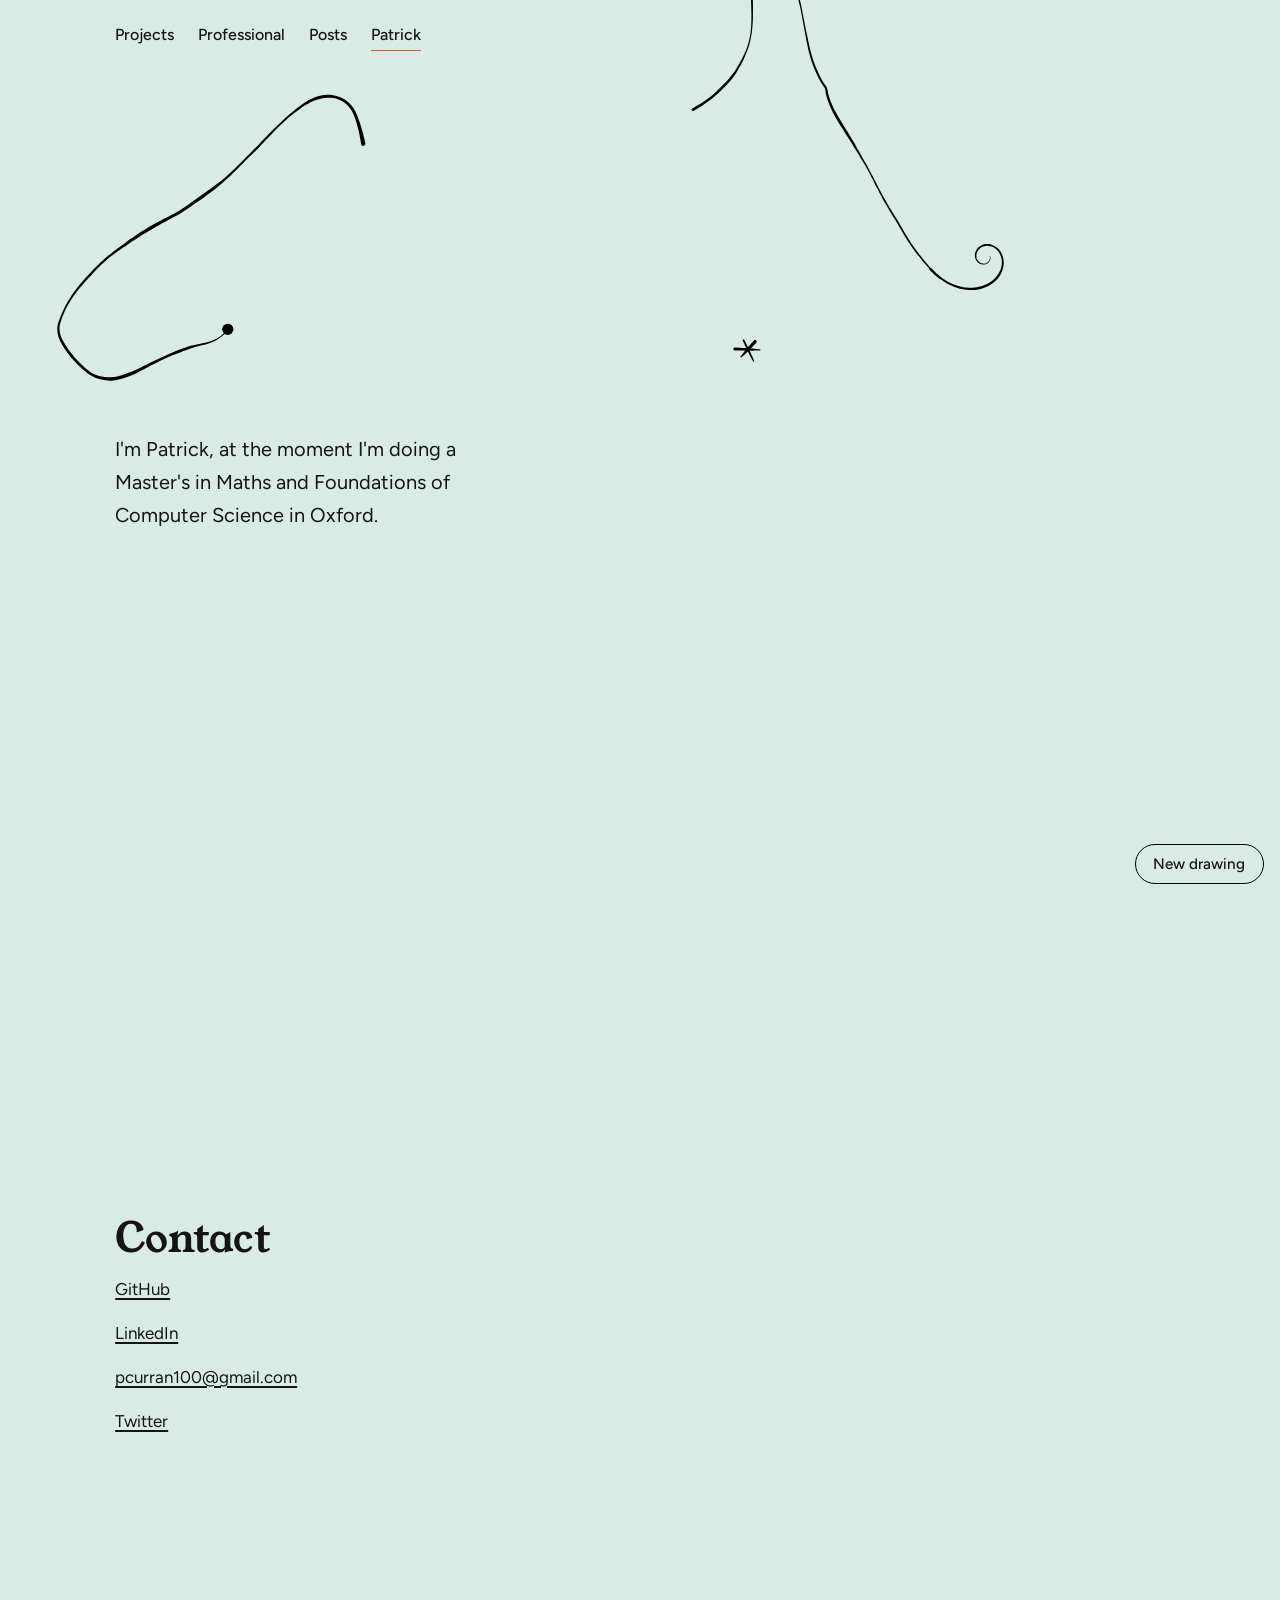
<file: index.html>
<!doctype html>
<html lang="en">
<head>
<meta charset="utf-8">
<meta name="viewport" content="width=device-width, initial-scale=1, viewport-fit=cover">
<title>Patrick</title>
<link rel="preconnect" href="https://fonts.googleapis.com">
<link rel="preconnect" href="https://fonts.gstatic.com" crossorigin>
<link href="https://fonts.googleapis.com/css2?family=Young+Serif&family=Figtree:wght@400;500&display=swap" rel="stylesheet">
<link rel="icon" type="image/png" href="favicon.png">
<link rel="apple-touch-icon" href="apple-touch-icon.png">
<link rel="stylesheet" href="style.css">
</head>
<body>

<header class="site-header">
  <nav aria-label="Main">
    <a href="projects.html">Projects</a>
    <a href="professional.html">Professional</a>
    <a href="posts.html">Posts</a>
    <a href="index.html" aria-current="page">Patrick</a>
  </nav>
</header>

<main>
  <section>
    <p class="lede">I'm Patrick, at the moment I'm doing a Master's in Maths and Foundations of Computer Science in Oxford.</p>
  </section>
  <section>
    <h2>Contact</h2>
    <p><a href="https://github.com/pcurran100">GitHub</a></p>
    <p><a href="https://www.linkedin.com/in/curranp1/">LinkedIn</a></p>
    <p><a href="mailto:pcurran100@gmail.com">pcurran100@gmail.com</a></p>
    <p><a href="https://x.com/pcurran100">Twitter</a></p>
  </section>
</main>

<button id="regen" type="button">New drawing</button>

<script src="spindle.js" defer></script>
</body>
</html>
</file>
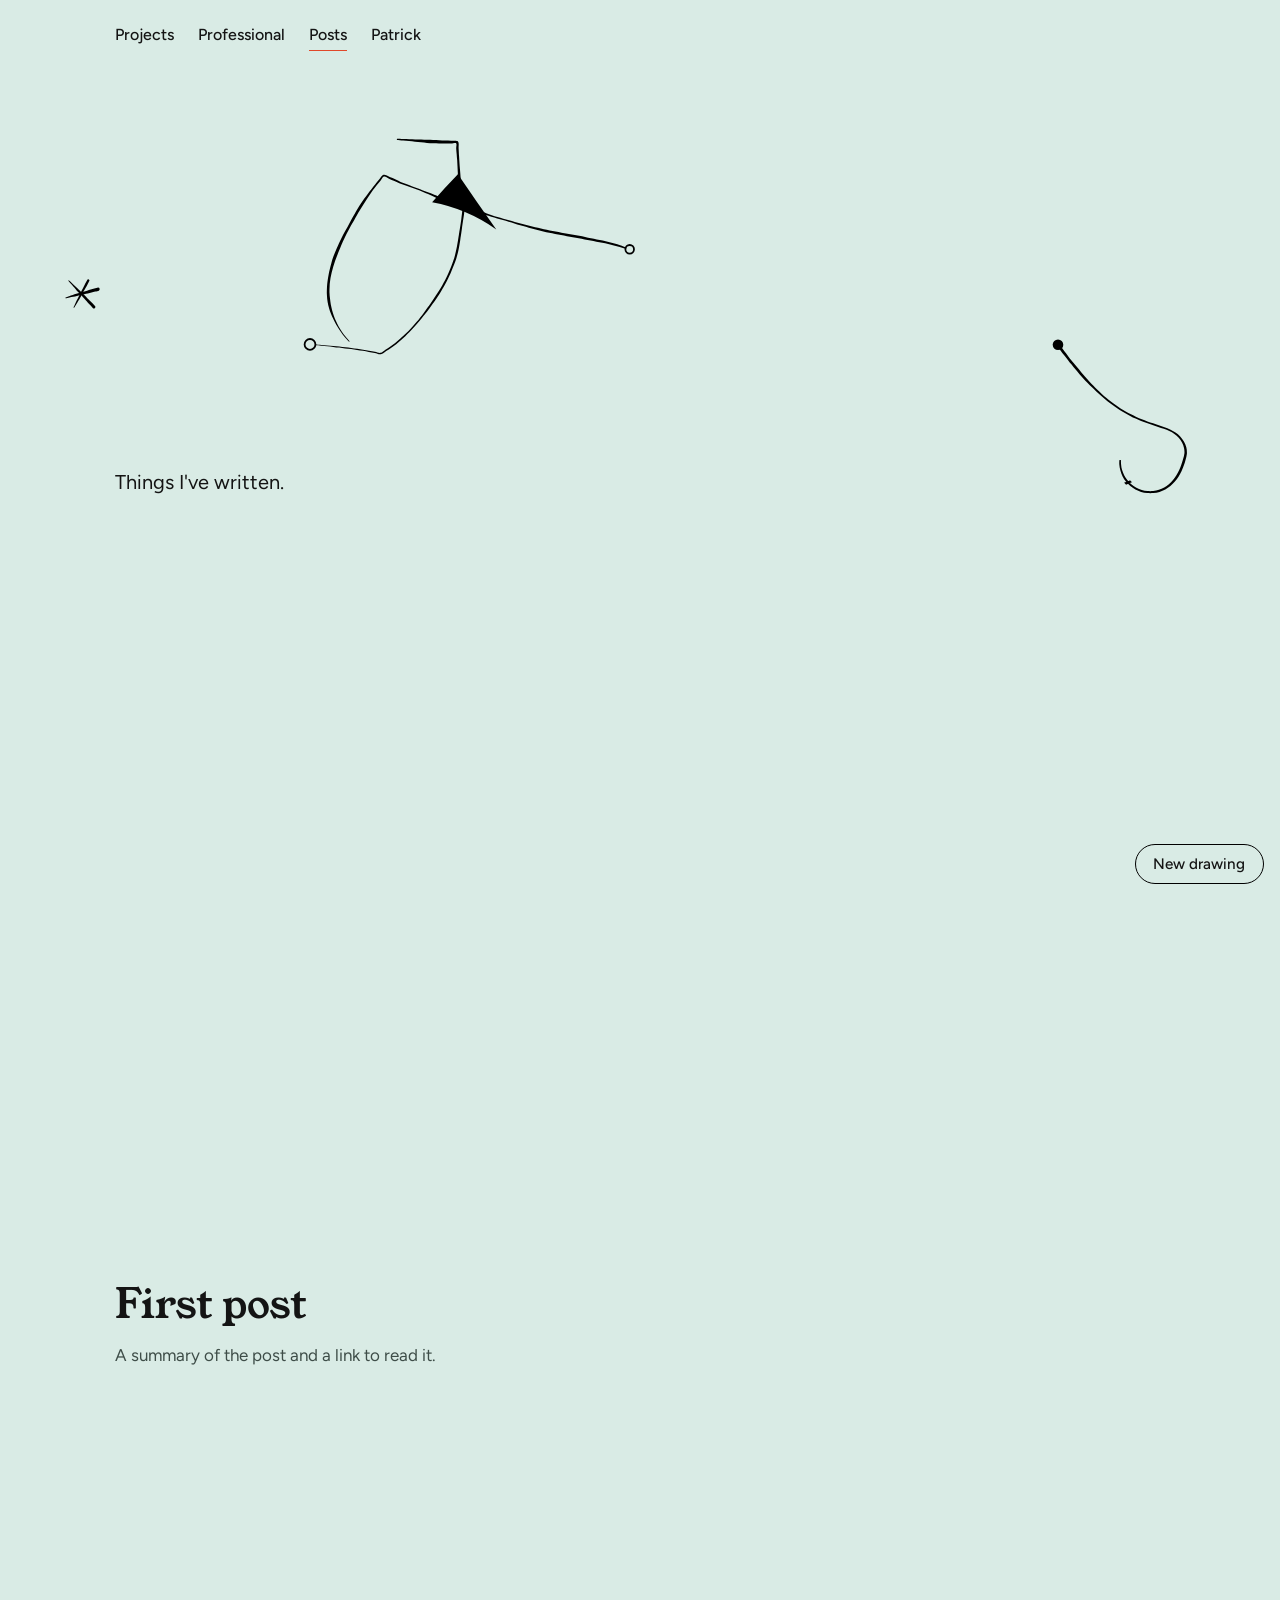
<file: posts.html>
<!doctype html>
<html lang="en">
<head>
<meta charset="utf-8">
<meta name="viewport" content="width=device-width, initial-scale=1, viewport-fit=cover">
<title>Posts · Patrick</title>
<link rel="preconnect" href="https://fonts.googleapis.com">
<link rel="preconnect" href="https://fonts.gstatic.com" crossorigin>
<link href="https://fonts.googleapis.com/css2?family=Young+Serif&family=Figtree:wght@400;500&display=swap" rel="stylesheet">
<link rel="icon" type="image/png" href="favicon.png">
<link rel="apple-touch-icon" href="apple-touch-icon.png">
<link rel="stylesheet" href="style.css">
</head>
<body>

<header class="site-header">
  <nav aria-label="Main">
    <a href="projects.html">Projects</a>
    <a href="professional.html">Professional</a>
    <a href="posts.html" aria-current="page">Posts</a>
    <a href="index.html">Patrick</a>
  </nav>
</header>

<main>
  <section>
    <p class="lede">Things I've written.</p>
  </section>
  <section>
    <h2>First post</h2>
    <p>A summary of the post and a link to read it.</p>
  </section>
</main>

<button id="regen" type="button">New drawing</button>

<script src="spindle.js" defer></script>
</body>
</html>
</file>
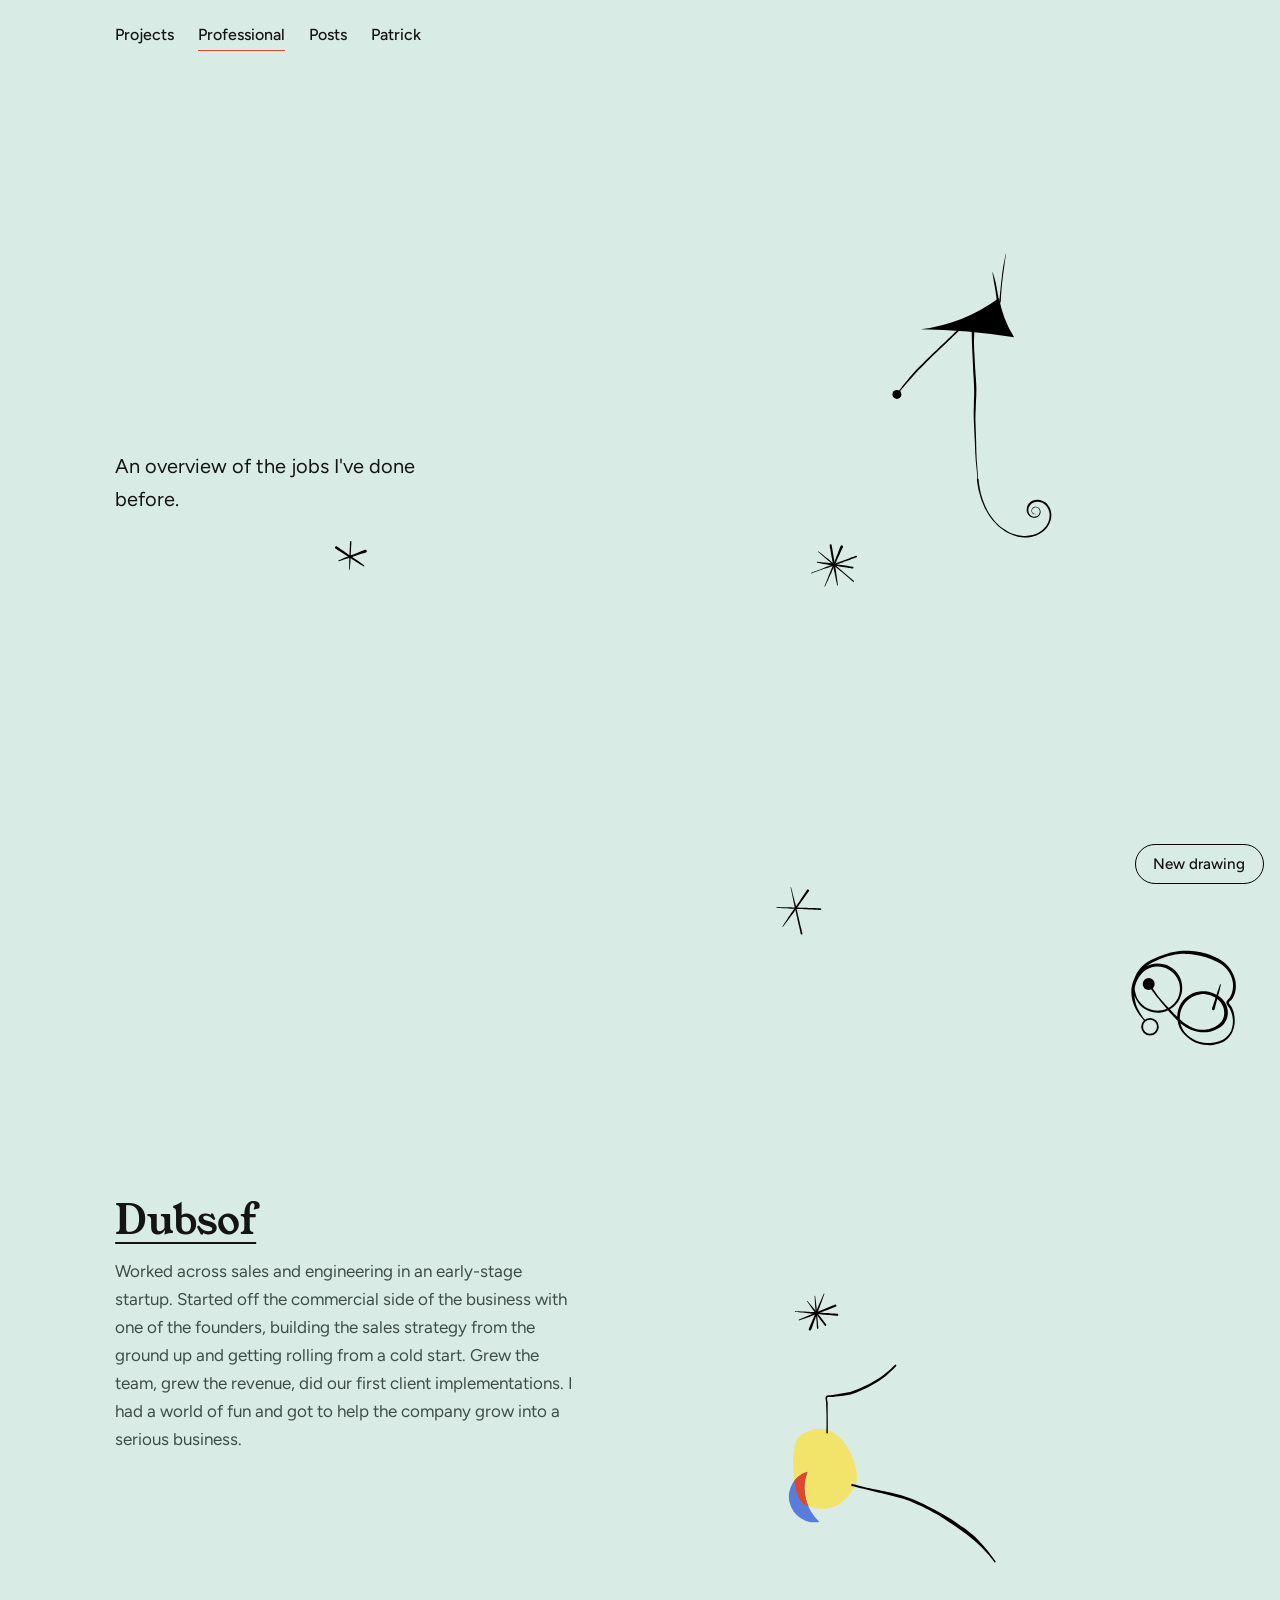
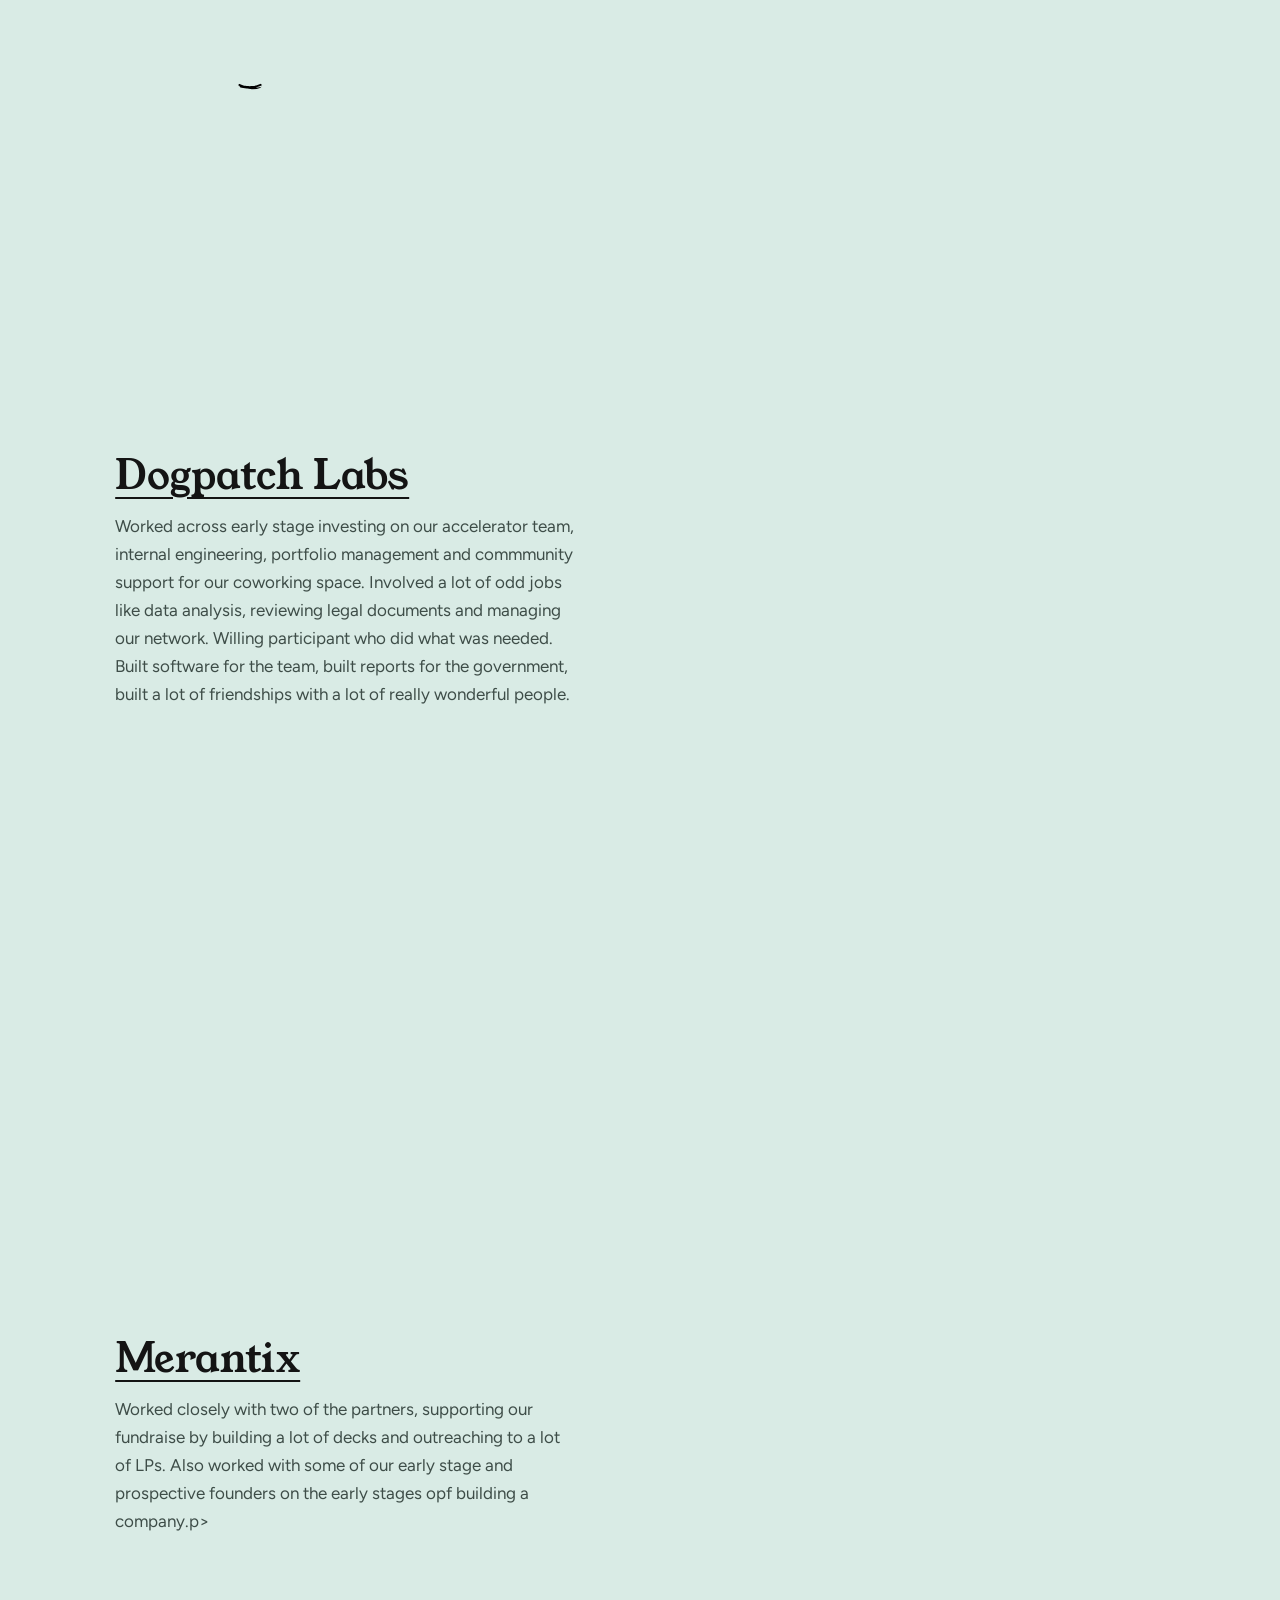
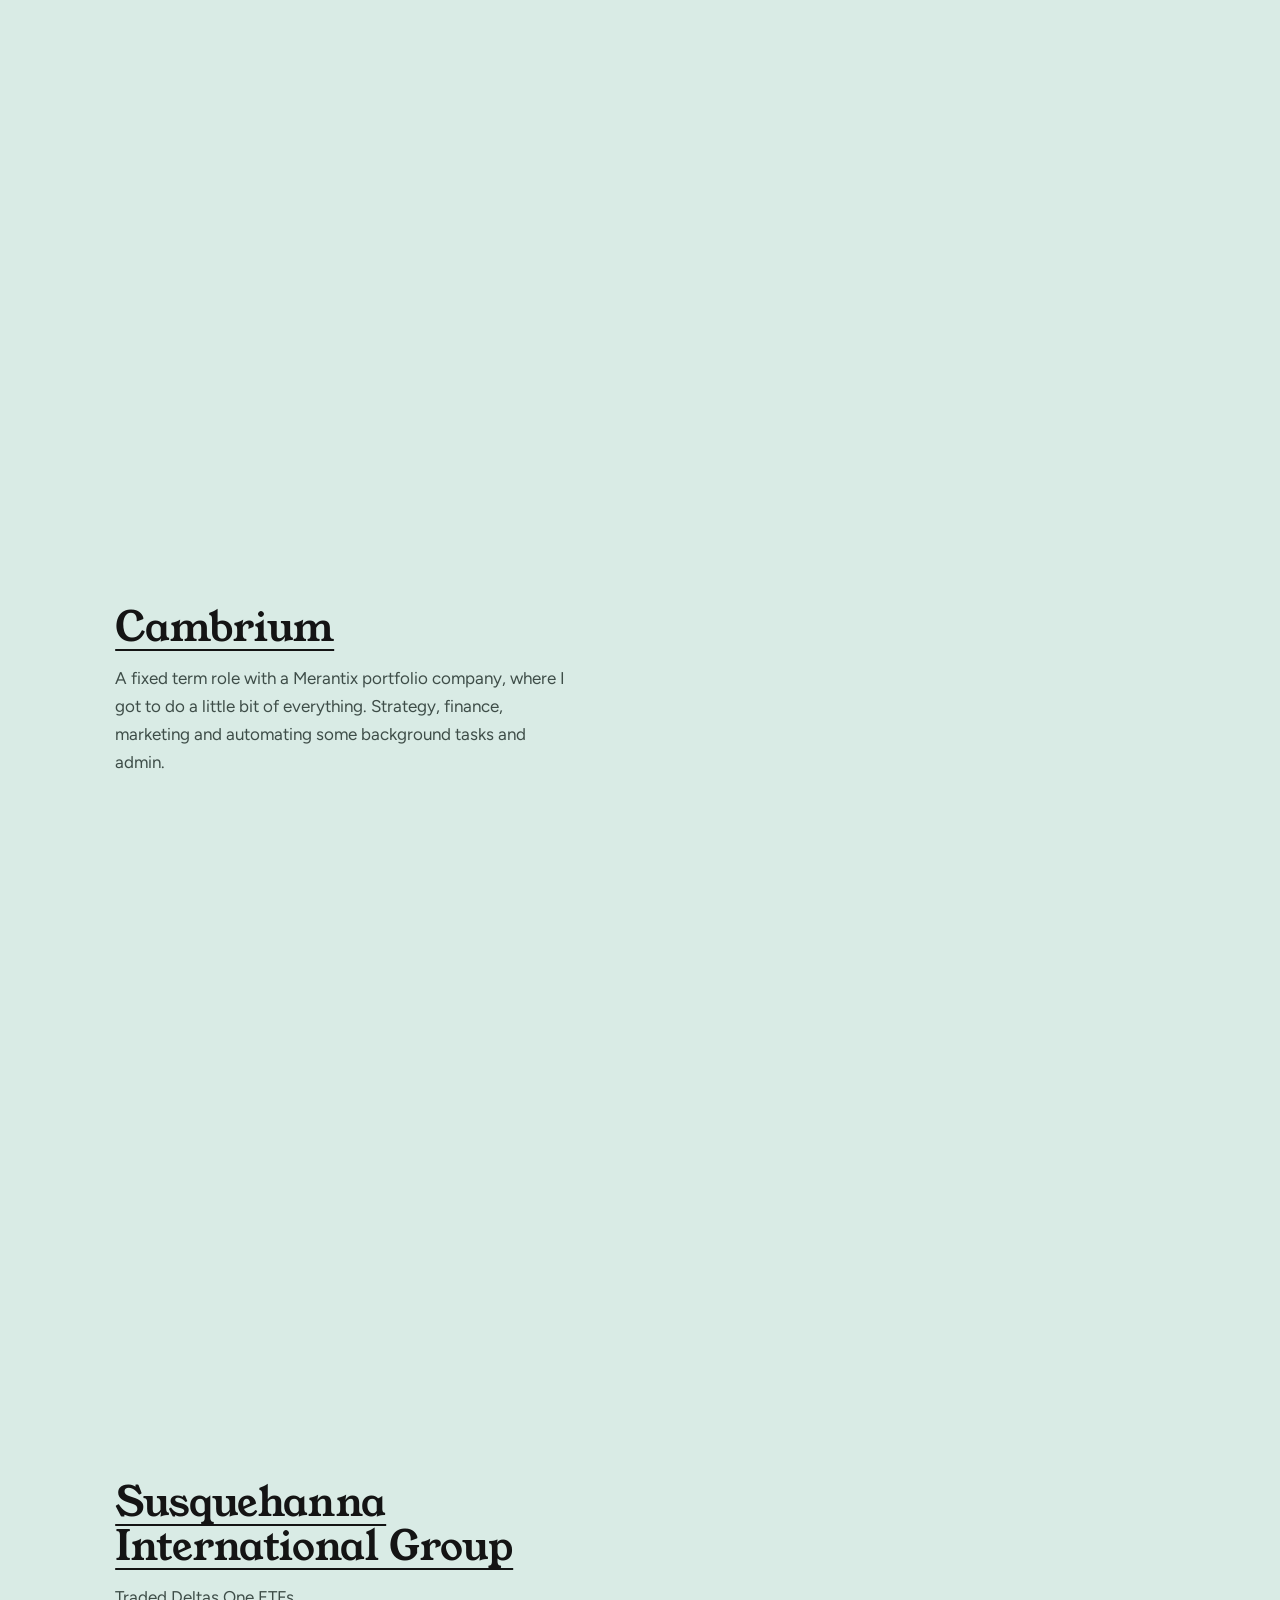
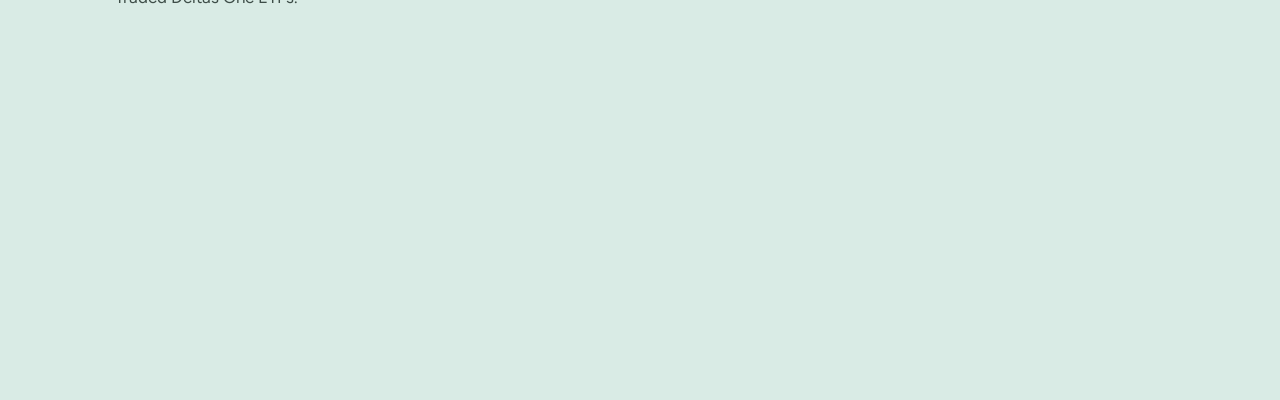
<file: professional.html>
<!doctype html>
<html lang="en">
<head>
<meta charset="utf-8">
<meta name="viewport" content="width=device-width, initial-scale=1, viewport-fit=cover">
<title>Professional · Patrick</title>
<link rel="preconnect" href="https://fonts.googleapis.com">
<link rel="preconnect" href="https://fonts.gstatic.com" crossorigin>
<link href="https://fonts.googleapis.com/css2?family=Young+Serif&family=Figtree:wght@400;500&display=swap" rel="stylesheet">
<link rel="icon" type="image/png" href="favicon.png">
<link rel="apple-touch-icon" href="apple-touch-icon.png">
<link rel="stylesheet" href="style.css">
</head>
<body>

<header class="site-header">
  <nav aria-label="Main">
    <a href="projects.html">Projects</a>
    <a href="professional.html" aria-current="page">Professional</a>
    <a href="posts.html">Posts</a>
    <a href="index.html">Patrick</a>
  </nav>
</header>

<main>
  <section>
    <p class="lede">An overview of the jobs I've done before.</p>
  </section>
  <section>
    <h2><a href="https://dubsof.com/">Dubsof</a></h2>
    <p>Worked across sales and engineering in an early-stage startup. Started off the commercial side of the business with one of the founders, building the sales strategy from the ground up and getting rolling from a cold start. Grew the team, grew the revenue, did our first client implementations. I had a world of fun and got to help the company grow into a serious business.</p>
  </section>
  <section>
    <h2><a href="https://dogpatchlabs.com/">Dogpatch Labs</a></h2>
    <p>Worked across early stage investing on our accelerator team, internal engineering, portfolio management and commmunity support for our coworking space. Involved a lot of odd jobs like data analysis, reviewing legal documents and managing our network. Willing participant who did what was needed. Built software for the team, built reports for the government, built a lot of friendships with a lot of really wonderful people.</p>
  </section>
  <section>
    <h2><a href="https://www.merantix.com/">Merantix</a></h2>
    <p>Worked closely with two of the partners, supporting our fundraise by building a lot of decks and outreaching to a lot of LPs. Also worked with some of our early stage and prospective founders on the early stages opf building a company.p>
  </section>
  <section>
    <h2><a href="https://www.cambrium.bio/">Cambrium</a></h2>
    <p>A fixed term role with a Merantix portfolio company, where I got to do a little bit of everything. Strategy, finance, marketing and automating some background tasks and admin.</p>
  </section>
  <section>
    <h2><a href="https://sig.com/">Susquehanna International Group</a></h2>
    <p>Traded Deltas One ETFs.</p>
  </section>
</main>

<button id="regen" type="button">New drawing</button>

<script src="spindle.js" defer></script>
</body>
</html>
</file>
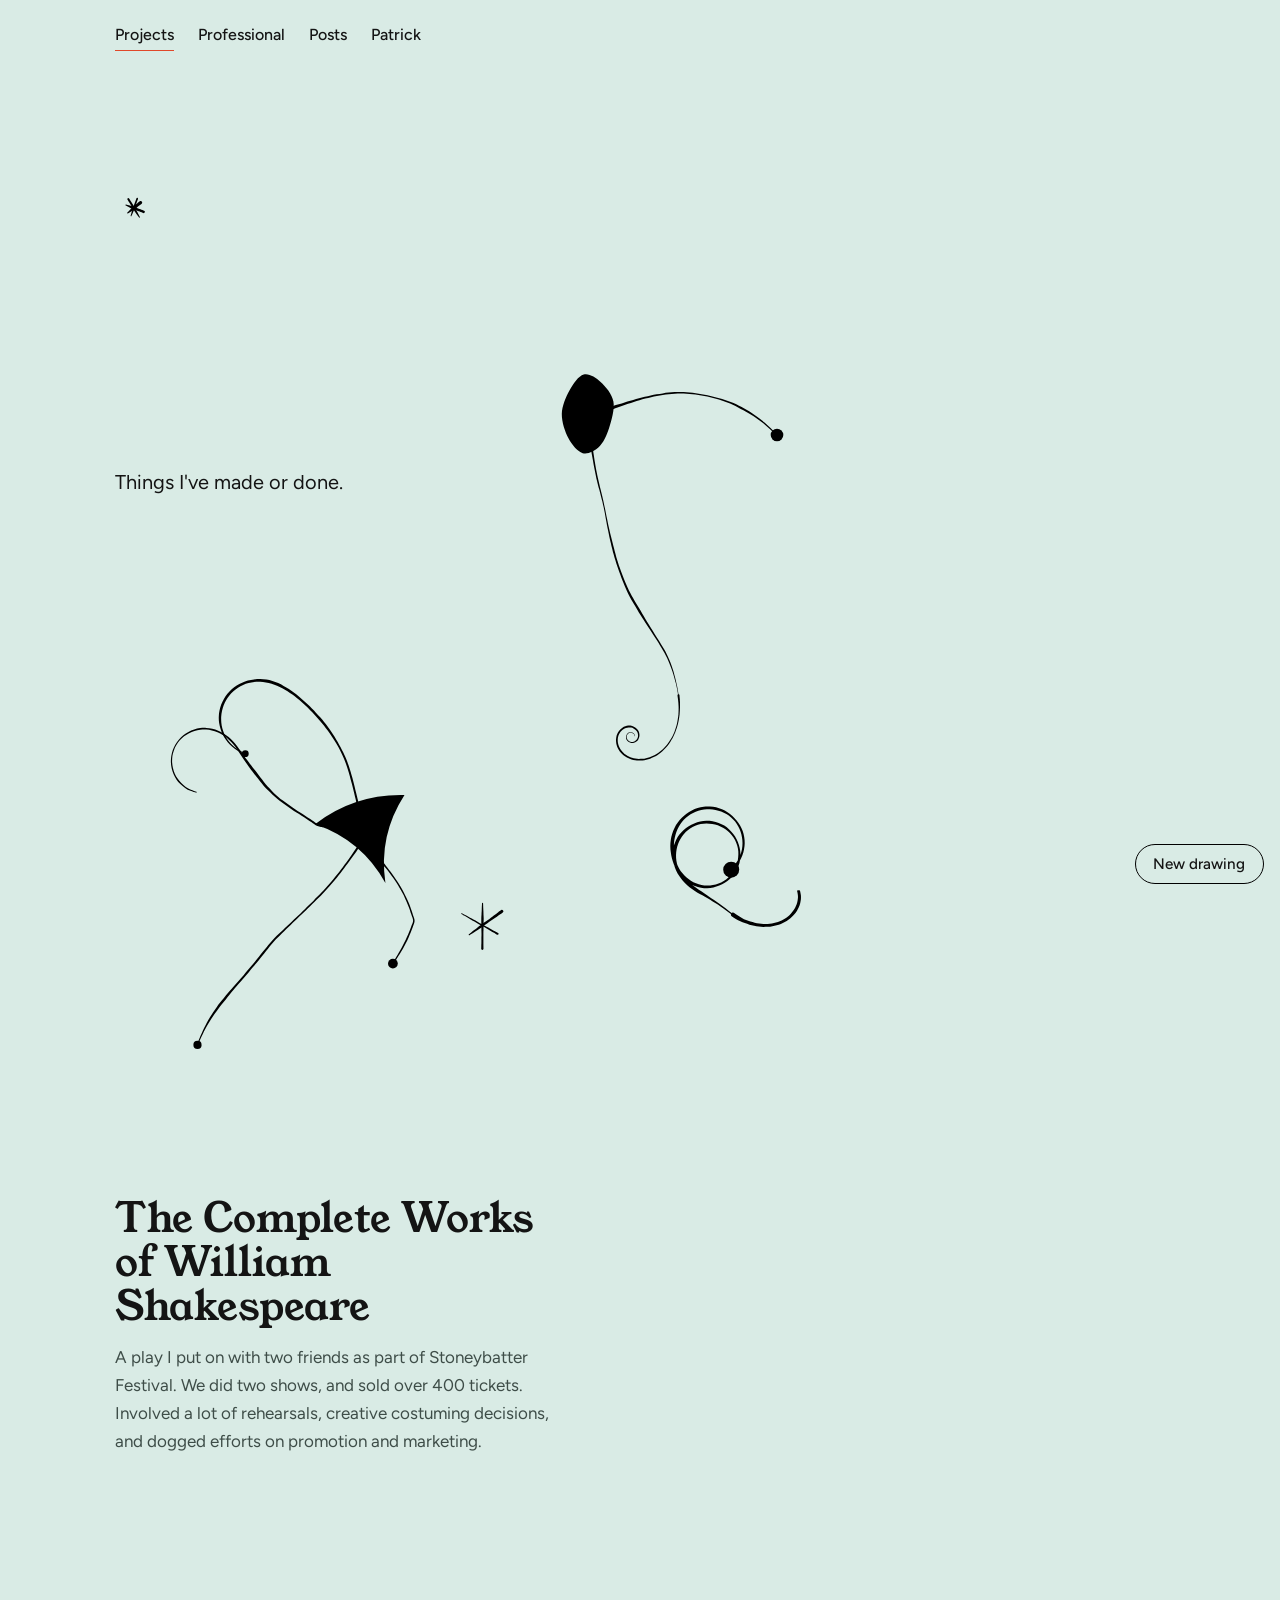
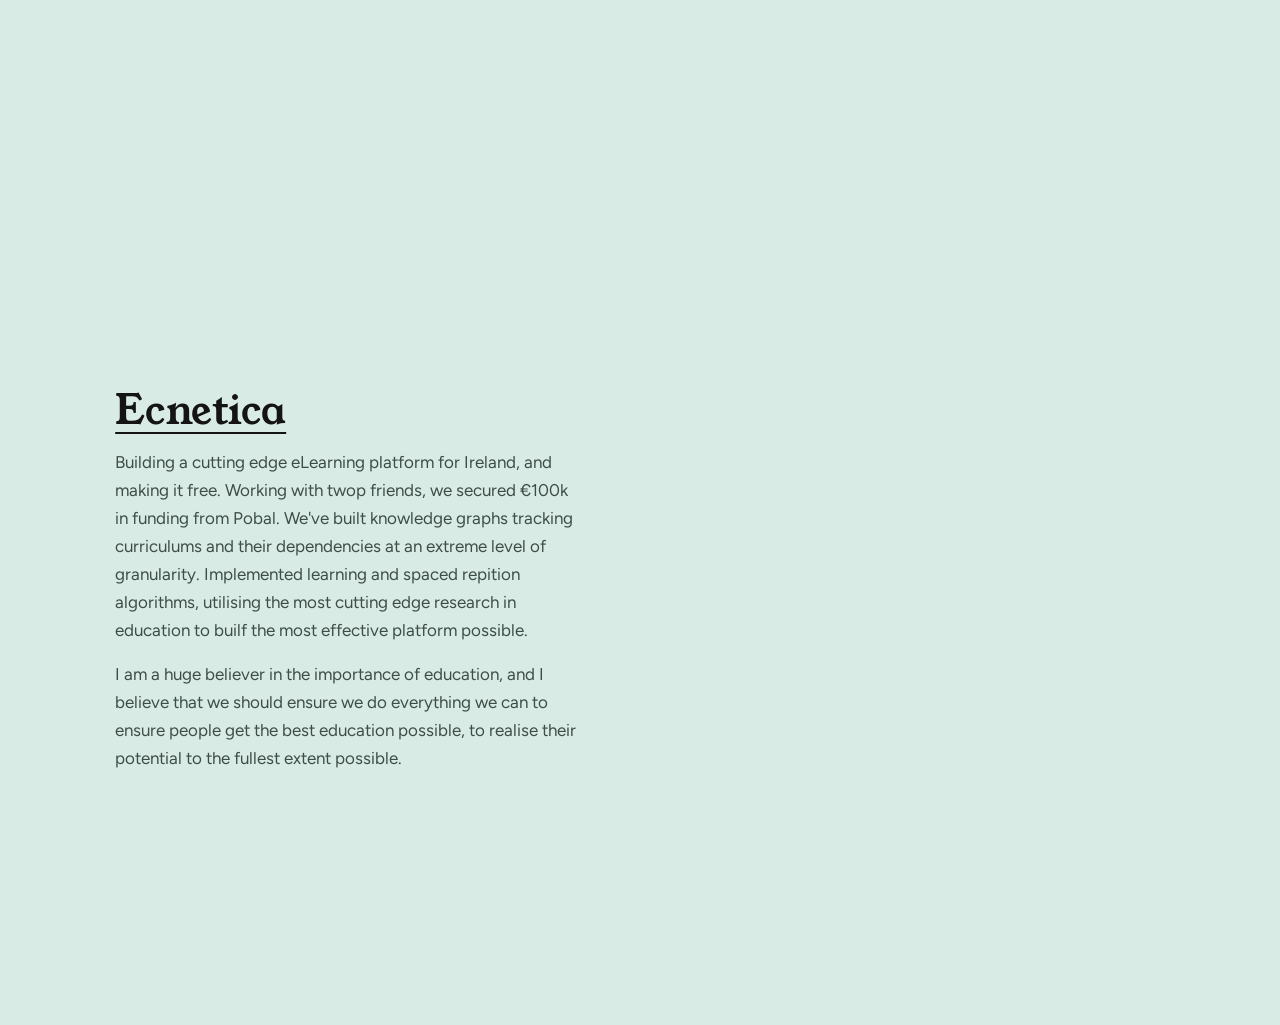
<file: projects.html>
<!doctype html>
<html lang="en">
<head>
<meta charset="utf-8">
<meta name="viewport" content="width=device-width, initial-scale=1, viewport-fit=cover">
<title>Projects · Patrick</title>
<link rel="preconnect" href="https://fonts.googleapis.com">
<link rel="preconnect" href="https://fonts.gstatic.com" crossorigin>
<link href="https://fonts.googleapis.com/css2?family=Young+Serif&family=Figtree:wght@400;500&display=swap" rel="stylesheet">
<link rel="icon" type="image/png" href="favicon.png">
<link rel="apple-touch-icon" href="apple-touch-icon.png">
<link rel="stylesheet" href="style.css">
</head>
<body>

<header class="site-header">
  <nav aria-label="Main">
    <a href="projects.html" aria-current="page">Projects</a>
    <a href="professional.html">Professional</a>
    <a href="posts.html">Posts</a>
    <a href="index.html">Patrick</a>
  </nav>
</header>

<main>
  <section>
    <p class="lede">Things I've made or done.</p>
  </section>
  <section>
    <h2>The Complete Works of William Shakespeare</h2>
    <p>A play I put on with two friends as part of Stoneybatter Festival. We did two shows, and sold over 400 tickets. Involved a lot of rehearsals, creative costuming decisions, and dogged efforts on promotion and marketing.</p>
  </section>
  <section>
    <h2><a href="https://ecnetica.com/">Ecnetica</a></h2>
    <p>Building a cutting edge eLearning platform for Ireland, and making it free. Working with twop friends, we secured €100k in funding from Pobal. We've built knowledge graphs tracking curriculums and their dependencies at an extreme level of granularity. Implemented learning and spaced repition algorithms, utilising the most cutting edge research in education to builf the most effective platform possible.</p>
    <p>I am a huge believer in the importance of education, and I believe that we should ensure we do everything we can to ensure people get the best education possible, to realise their potential to the fullest extent possible.</p>
  </section>
</main>

<button id="regen" type="button">New drawing</button>

<script src="spindle.js" defer></script>
</body>
</html>
</file>
<file: style.css>
:root{
  --paper:#d9ebe5; --ink:#000000; --text:#141414; --muted:#3e4d48;
  --red:#e0482a; --blue:#5a7ddb; --yellow:#f2e36b; --green:#6cae88;
  color-scheme:light;
  box-sizing:border-box;
  padding-top:env(safe-area-inset-top,0px);
  padding-bottom:env(safe-area-inset-bottom,0px);
}
@media (prefers-color-scheme:dark){
  :root:not([data-theme="light"]){
    --paper:#16211e; --ink:#eef0e6; --text:#eef0e6; --muted:#a9b8b2;
    --red:#ee5a3b; --blue:#7f9cec; --yellow:#eadb63; --green:#7fc29c;
    color-scheme:dark;
  }
}
:root[data-theme="dark"]{
  --paper:#16211e; --ink:#eef0e6; --text:#eef0e6; --muted:#a9b8b2;
  --red:#ee5a3b; --blue:#7f9cec; --yellow:#eadb63; --green:#7fc29c;
  color-scheme:dark;
}
html{scroll-padding-top:env(safe-area-inset-top,0px)}
*,*::before,*::after{box-sizing:inherit}
body{margin:0;background:var(--paper);color:var(--text);font:400 1.0625rem/1.65 Figtree,system-ui,-apple-system,"Segoe UI",sans-serif;position:relative;overflow-x:hidden}


main{position:relative;z-index:1;max-width:29rem;margin-left:clamp(1.25rem,9vw,8rem);margin-right:1.25rem}
section{min-height:clamp(520px,95vh,860px);min-height:clamp(520px,95svh,860px);display:flex;flex-direction:column;justify-content:center;padding:4rem 0}
h1,h2{font-family:"Young Serif",Georgia,"Times New Roman",serif;font-weight:400;color:var(--text);margin:0}
h1{font-size:clamp(3.5rem,13vw,7.5rem);line-height:.9;letter-spacing:-.02em}
h2{font-size:clamp(1.75rem,4.5vw,2.5rem);line-height:1.1;margin-bottom:.9rem}
p{margin:0 0 1rem;color:var(--muted)}
.lede{font-size:1.25rem;color:var(--text);margin-top:1.5rem;max-width:22rem}

#regen{position:fixed;right:1rem;bottom:calc(1rem + env(safe-area-inset-bottom,0px));z-index:2;
  font:500 .95rem/1 Figtree,system-ui,sans-serif;color:var(--text);background:var(--paper);
  border:1.5px solid var(--ink);border-radius:999px;padding:.7rem 1.1rem;cursor:pointer}
#regen:hover{background:var(--ink);color:var(--paper)}
#regen:focus-visible{outline:3px solid var(--blue);outline-offset:3px}

/* Site header */
.site-header nav{display:flex;flex-wrap:wrap;gap:.25rem 1.5rem}
.site-header{position:relative;z-index:2;
  padding:1.25rem 1.25rem 0 clamp(1.25rem,9vw,8rem)}
.site-header a{font:500 1rem/1.4 Figtree,system-ui,sans-serif;color:var(--text);text-decoration:none;
  padding:.25rem 0;border-bottom:1.5px solid transparent}
.site-header a:hover{border-bottom-color:var(--ink)}
.site-header a[aria-current="page"]{border-bottom-color:var(--red)}
.site-header a:focus-visible{outline:3px solid var(--blue);outline-offset:3px}
main a{color:var(--text);text-decoration-thickness:1.5px;text-underline-offset:.2em}
main a:hover{text-decoration-color:var(--red)}

/* Photos: shown whole (never cropped), scaled to fit the text column and the screen */
main img{display:block;max-width:100%;max-height:75vh;width:auto;height:auto;margin:1rem 0;border-radius:4px;
  flex:none;align-self:flex-start;object-fit:contain}
figure{margin:1rem 0;flex:none;align-self:flex-start;max-width:100%}
figure img{margin:0 0 .5rem}
figcaption{font-size:.9rem;color:var(--muted)}
</file>
